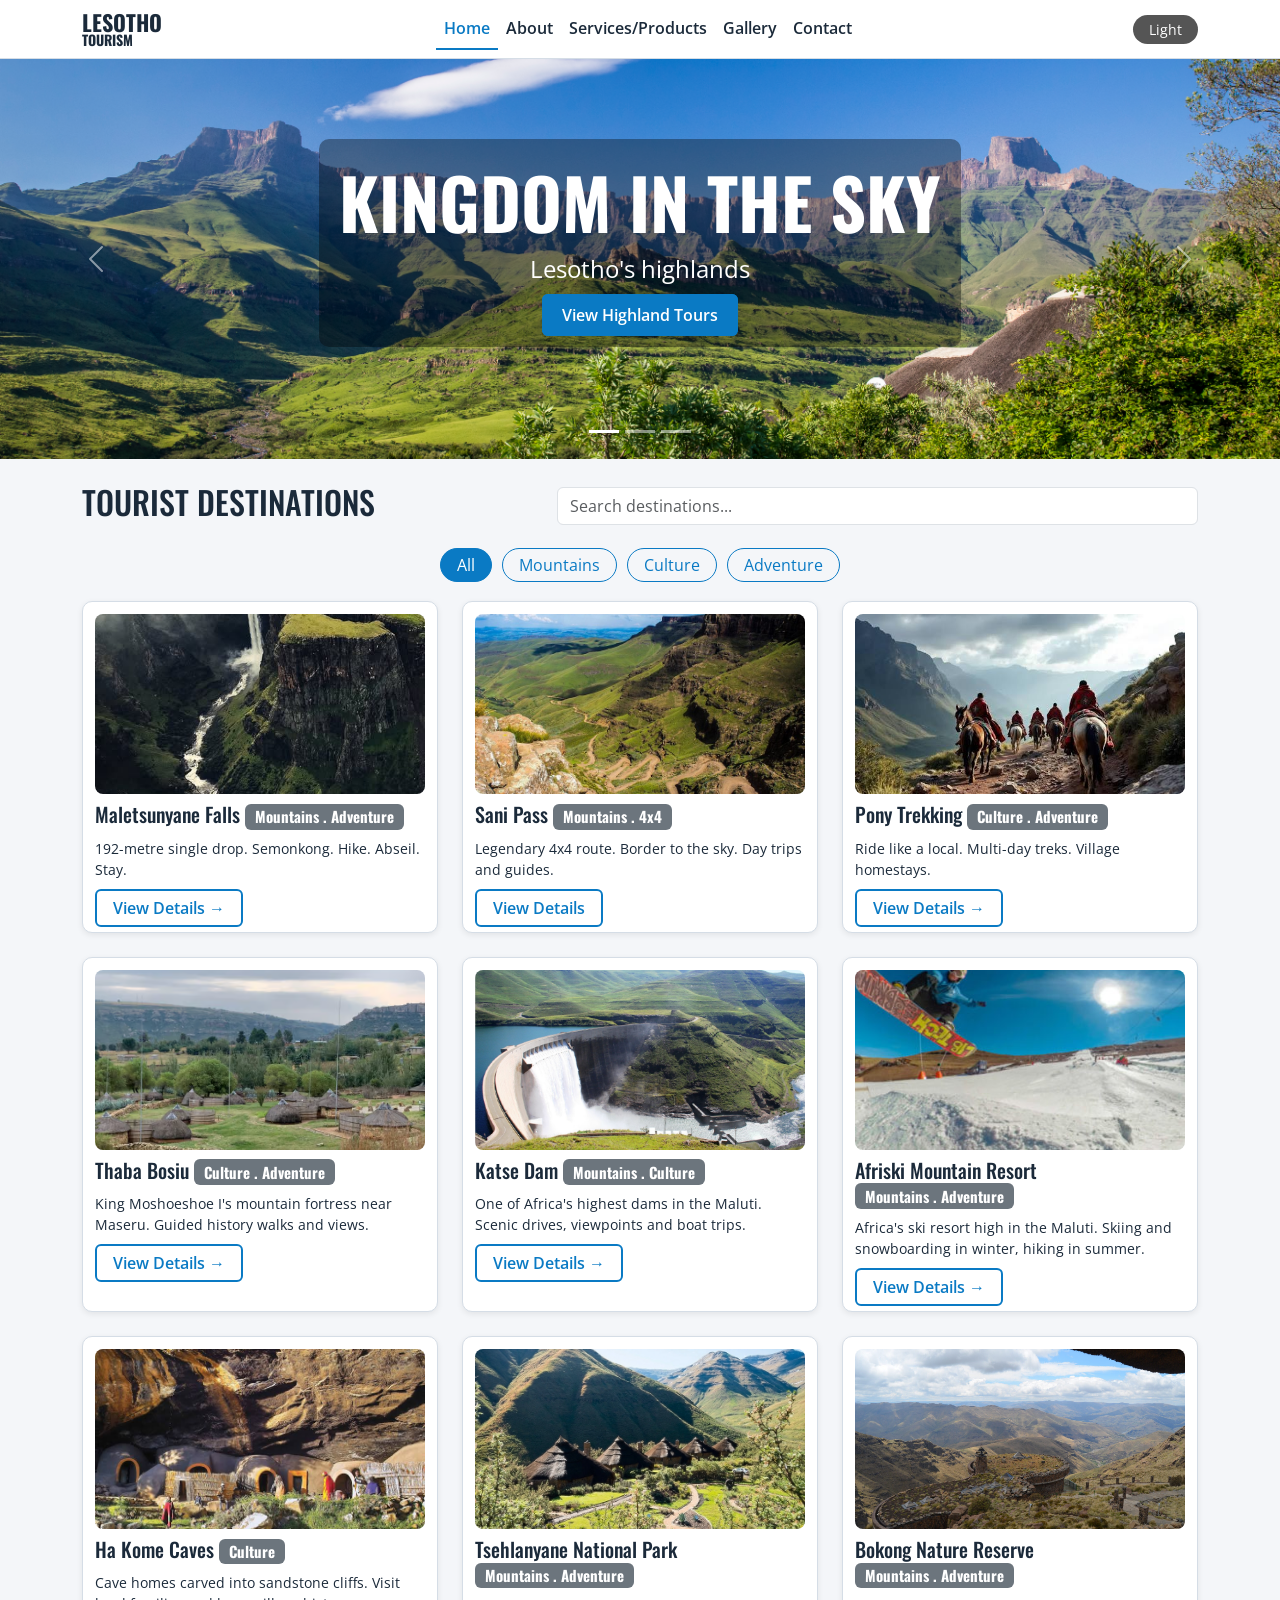
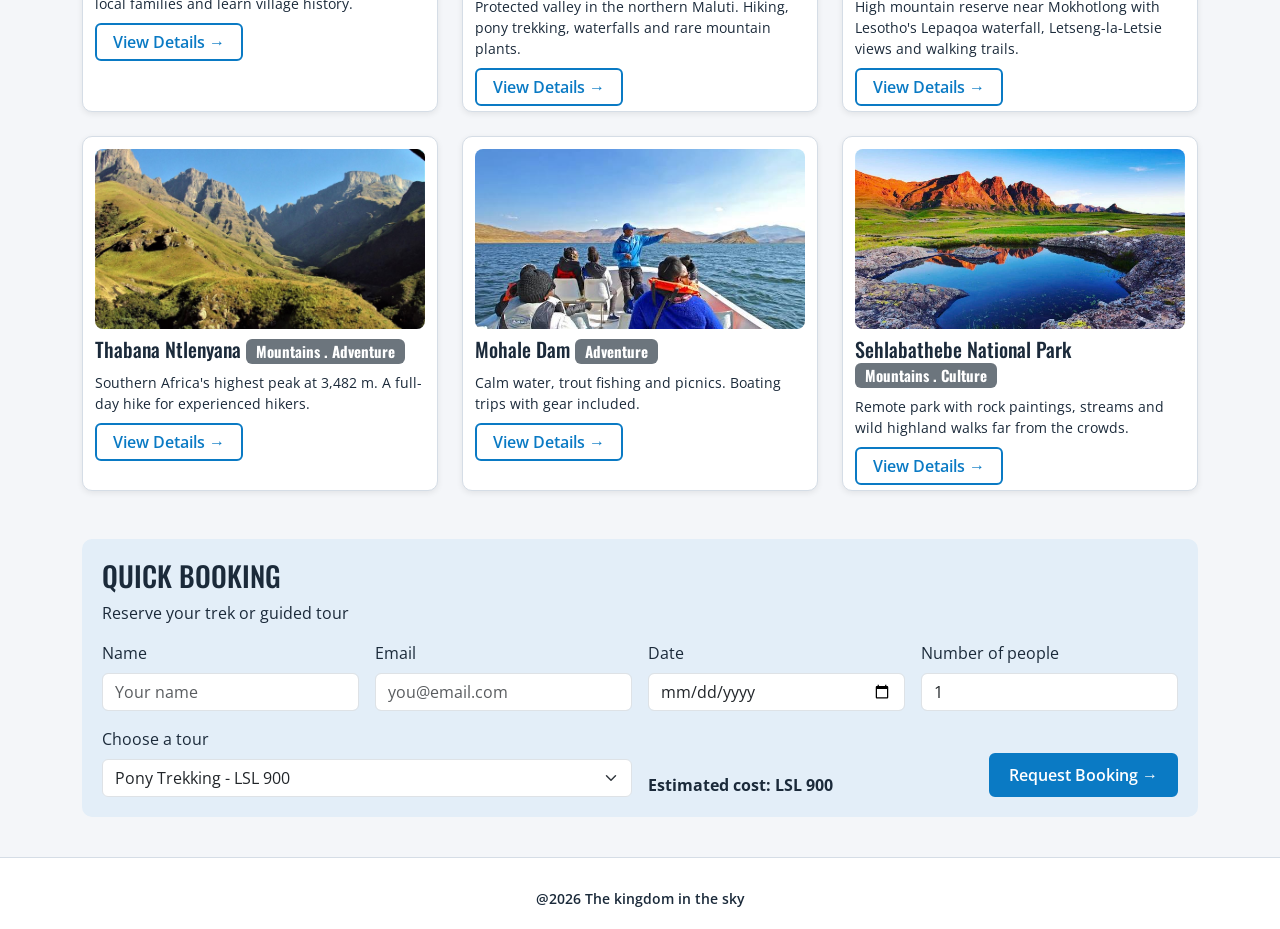
<file: index.html>
<!DOCTYPE html>
<html lang="en">
<head>
  <meta charset="UTF-8">
  <meta name="viewport" content="width=device-width, initial-scale=1">
  <title>Lesotho Tourism - Home</title>
  <link href="https://cdn.jsdelivr.net/npm/bootstrap@5.3.3/dist/css/bootstrap.min.css" rel="stylesheet">
  <link href="https://fonts.googleapis.com/css2?family=Oswald:wght@500;700&family=Open+Sans:wght@400;600&display=swap" rel="stylesheet">
  <link href="style.css" rel="stylesheet">
</head>
<body>


  <header>
    <nav class="navbar navbar-expand-lg my-navbar">
      <div class="container">
        <a class="logo" href="index.html">LESOTHO<small>TOURISM</small></a>
        <button class="navbar-toggler" type="button" data-bs-toggle="collapse" data-bs-target="#menu" aria-label="Open menu">
          <span class="navbar-toggler-icon"></span>
        </button>
        <div class="collapse navbar-collapse" id="menu">
          <ul class="navbar-nav mx-auto">
            <li class="nav-item"><a class="nav-link active" href="index.html">Home</a></li>
            <li class="nav-item"><a class="nav-link" href="about.html">About</a></li>
            <li class="nav-item"><a class="nav-link" href="services.html">Services/Products</a></li>
            <li class="nav-item"><a class="nav-link" href="gallery.html">Gallery</a></li>
            <li class="nav-item"><a class="nav-link" href="contact.html">Contact</a></li>
          </ul>
          <button id="themeButton" class="theme-button">Light Mode</button>
        </div>
      </div>
    </nav>
  </header>

  <main>

  
    <div id="heroSlider" class="carousel slide" data-bs-ride="carousel">
      <div class="carousel-indicators">
        <button type="button" data-bs-target="#heroSlider" data-bs-slide-to="0" class="active" aria-label="Slide 1"></button>
        <button type="button" data-bs-target="#heroSlider" data-bs-slide-to="1" aria-label="Slide 2"></button>
        <button type="button" data-bs-target="#heroSlider" data-bs-slide-to="2" aria-label="Slide 3"></button>
      </div>
      <div class="carousel-inner">
        <div class="carousel-item active">
          <img src="lesotho.jpg" class="d-block w-100 hero-picture" alt="Mountains of Lesotho">
        </div>
        <div class="carousel-item">
          <img src="snow.jpg" class="d-block w-100 hero-picture" alt="Snow in Lesotho">
        </div>
        <div class="carousel-item">
          <img src="sanipass.jpg" class="d-block w-100 hero-picture" alt="Sani Pass road">
        </div>
      </div>

     
      <div class="carousel-caption d-flex flex-column align-items-center" style="top: 15%; bottom: auto;">
        <div class="hero-text">
          <h1>Kingdom in the Sky</h1>
          <p class="fs-4">Lesotho's highlands</p>
          <a href="#destinations" class="blue-button text-decoration-none">View Highland Tours</a>
        </div>
      </div>

      <button class="carousel-control-prev" type="button" data-bs-target="#heroSlider" data-bs-slide="prev">
        <span class="carousel-control-prev-icon"></span>
        <span class="visually-hidden">Previous</span>
      </button>
      <button class="carousel-control-next" type="button" data-bs-target="#heroSlider" data-bs-slide="next">
        <span class="carousel-control-next-icon"></span>
        <span class="visually-hidden">Next</span>
      </button>
    </div>

   
    <section class="container mt-4" id="destinations">
      <div class="row align-items-center">
        <div class="col-12 col-md-5">
          <h2>Tourist Destinations</h2>
        </div>
        <div class="col-12 col-md-7">
          <input type="search" id="searchBox" class="form-control" placeholder="Search destinations..." aria-label="Search destinations">
        </div>
      </div>

      <div class="text-center my-3">
        <button class="filter-button active" data-filter="All">All</button>
        <button class="filter-button" data-filter="Mountains">Mountains</button>
        <button class="filter-button" data-filter="Culture">Culture</button>
        <button class="filter-button" data-filter="Adventure">Adventure</button>
      </div>

      <div class="row g-4">

        <div class="col-12 col-md-6 col-lg-4 item" data-category="Mountains Adventure">
          <article class="my-card">
            <img src="maletsunyanefalls.jpg" class="card-picture" alt="Maletsunyane Falls">
            <h3 class="h5 mt-2" style="text-transform:none;">Maletsunyane Falls
              <span class="badge bg-secondary">Mountains . Adventure</span>
            </h3>
            <p class="small">192-metre single drop. Semonkong. Hike. Abseil. Stay.</p>
            <a href="services.html" class="outline-button text-decoration-none">View Details &rarr;</a>
          </article>
        </div>

        <div class="col-12 col-md-6 col-lg-4 item" data-category="Mountains Adventure">
          <article class="my-card">
            <img src="sanipass.jpg" class="card-picture" alt="Sani Pass road">
            <h3 class="h5 mt-2" style="text-transform:none;">Sani Pass
              <span class="badge bg-secondary">Mountains . 4x4</span>
            </h3>
            <p class="small">Legendary 4x4 route. Border to the sky. Day trips and guides.</p>
            <a href="services.html" class="outline-button text-decoration-none">View Details</a>
          </article>
        </div>

        <div class="col-12 col-md-6 col-lg-4 item" data-category="Culture Adventure">
          <article class="my-card">
            <img src="ponytekking.jpg" class="card-picture" alt="Pony trekking riders">
            <h3 class="h5 mt-2" style="text-transform:none;">Pony Trekking
              <span class="badge bg-secondary">Culture . Adventure</span>
            </h3>
            <p class="small">Ride like a local. Multi-day treks. Village homestays.</p>
            <a href="services.html" class="outline-button text-decoration-none">View Details &rarr;</a>
          </article>
        </div>

        <div class="col-12 col-md-6 col-lg-4 item" data-category="Culture Adventure">
          <article class="my-card">
            <img src="thababosiu.avif" class="card-picture" alt="Thaba Bosiu plateau">
            <h3 class="h5 mt-2" style="text-transform:none;">Thaba Bosiu
              <span class="badge bg-secondary">Culture . Adventure</span>
            </h3>
            <p class="small">King Moshoeshoe I's mountain fortress near Maseru. Guided history walks and views.</p>
            <a href="services.html" class="outline-button text-decoration-none">View Details &rarr;</a>
          </article>
        </div>

        <div class="col-12 col-md-6 col-lg-4 item" data-category="Mountains Culture">
          <article class="my-card">
            <img src="katsedam.jpg" class="card-picture" alt="Katse Dam">
            <h3 class="h5 mt-2" style="text-transform:none;">Katse Dam
              <span class="badge bg-secondary">Mountains . Culture</span>
            </h3>
            <p class="small">One of Africa's highest dams in the Maluti. Scenic drives, viewpoints and boat trips.</p>
            <a href="services.html" class="outline-button text-decoration-none">View Details &rarr;</a>
          </article>
        </div>

        <div class="col-12 col-md-6 col-lg-4 item" data-category="Mountains Adventure">
          <article class="my-card">
            <img src="snowboarding.jpg" class="card-picture" alt="Skiing at Afriski">
            <h3 class="h5 mt-2" style="text-transform:none;">Afriski Mountain Resort
              <span class="badge bg-secondary">Mountains . Adventure</span>
            </h3>
            <p class="small">Africa's ski resort high in the Maluti. Skiing and snowboarding in winter, hiking in summer.</p>
            <a href="services.html" class="outline-button text-decoration-none">View Details &rarr;</a>
          </article>
        </div>

        <div class="col-12 col-md-6 col-lg-4 item" data-category="Culture">
          <article class="my-card">
            <img src="komecaves.jpg" class="card-picture" alt="Ha Kome Cave Dwellings">
            <h3 class="h5 mt-2" style="text-transform:none;">Ha Kome Caves
              <span class="badge bg-secondary">Culture</span>
            </h3>
            <p class="small">Cave homes carved into sandstone cliffs. Visit local families and learn village history.</p>
            <a href="services.html" class="outline-button text-decoration-none">View Details &rarr;</a>
          </article>
        </div>

                <div class="col-12 col-md-6 col-lg-4 item" data-category="Mountains Adventure">
          <article class="my-card">
            <img src="tsehlanyane.jpg" class="card-picture" alt="Tsehlanyane National Park">
            <h3 class="h5 mt-2" style="text-transform:none;">Tsehlanyane National Park
              <span class="badge bg-secondary">Mountains . Adventure</span>
            </h3>
            <p class="small">Protected valley in the northern Maluti. Hiking, pony trekking, waterfalls and rare mountain plants.</p>
            <a href="services.html" class="outline-button text-decoration-none">View Details &rarr;</a>
          </article>
        </div>

        <div class="col-12 col-md-6 col-lg-4 item" data-category="Mountains Adventure">
          <article class="my-card">
            <img src="bokong.jpg" class="card-picture" alt="Bokong Nature Reserve">
            <h3 class="h5 mt-2" style="text-transform:none;">Bokong Nature Reserve
              <span class="badge bg-secondary">Mountains . Adventure</span>
            </h3>
            <p class="small">High mountain reserve near Mokhotlong with Lesotho's Lepaqoa waterfall, Letseng-la-Letsie views and walking trails.</p>
            <a href="services.html" class="outline-button text-decoration-none">View Details &rarr;</a>
          </article>
        </div>

        <div class="col-12 col-md-6 col-lg-4 item" data-category="Mountains Adventure">
          <article class="my-card">
            <img src="thabanantlenyana.jpg" class="card-picture" alt="Hiker on Thabana Ntlenyana">
            <h3 class="h5 mt-2" style="text-transform:none;">Thabana Ntlenyana
              <span class="badge bg-secondary">Mountains . Adventure</span>
            </h3>
            <p class="small">Southern Africa's highest peak at 3,482 m. A full-day hike for experienced hikers.</p>
            <a href="services.html" class="outline-button text-decoration-none">View Details &rarr;</a>
          </article>
        </div>

        <div class="col-12 col-md-6 col-lg-4 item" data-category="Adventure">
          <article class="my-card">
            <img src="boating.jpg" class="card-picture" alt="Boating on Mohale Dam">
            <h3 class="h5 mt-2" style="text-transform:none;">Mohale Dam
              <span class="badge bg-secondary">Adventure</span>
            </h3>
            <p class="small">Calm water, trout fishing and picnics. Boating trips with gear included.</p>
            <a href="services.html" class="outline-button text-decoration-none">View Details &rarr;</a>
          </article>
        </div>

        <div class="col-12 col-md-6 col-lg-4 item" data-category="Mountains Culture">
          <article class="my-card">
            <img src="sehlabathebe.jpg" class="card-picture" alt="Sehlabathebe National Park">
            <h3 class="h5 mt-2" style="text-transform:none;">Sehlabathebe National Park
              <span class="badge bg-secondary">Mountains . Culture</span>
            </h3>
            <p class="small">Remote park with rock paintings, streams and wild highland walks far from the crowds.</p>
            <a href="services.html" class="outline-button text-decoration-none">View Details &rarr;</a>
          </article>
        </div>

      </div>
    </section>

    <section class="container mt-5">
      <div class="booking-box">
        <h2 class="h3">Quick Booking</h2>
        <p>Reserve your trek or guided tour</p>

        <form id="bookingForm" novalidate>
          <div class="row g-3">
            <div class="col-12 col-md-6 col-lg-3">
              <label for="bookName" class="form-label">Name</label>
              <input type="text" id="bookName" class="form-control" placeholder="Your name" required>
              <div class="invalid-feedback error-message"></div>
            </div>
            <div class="col-12 col-md-6 col-lg-3">
              <label for="bookEmail" class="form-label">Email</label>
              <input type="email" id="bookEmail" class="form-control" placeholder="you@email.com" required>
              <div class="invalid-feedback error-message"></div>
            </div>
            <div class="col-12 col-md-6 col-lg-3">
              <label for="bookDate" class="form-label">Date</label>
              <input type="date" id="bookDate" class="form-control" required>
              <div class="invalid-feedback error-message"></div>
            </div>
            <div class="col-12 col-md-6 col-lg-3">
              <label for="bookPeople" class="form-label">Number of people</label>
              <input type="number" id="bookPeople" class="form-control" value="1" min="1" max="20">
            </div>
            <div class="col-12 col-md-6">
              <label for="bookTour" class="form-label">Choose a tour</label>
              <select id="bookTour" class="form-select">
                <option value="900">Pony Trekking - LSL 900</option>
                <option value="1200">Sani Pass 4x4 - LSL 1200</option>
                <option value="650">Maletsunyane Falls Hiking - LSL 650</option>
                <option value="750">Cultural Homestay - LSL 750</option>
              </select>
            </div>
            <div class="col-12 col-md-6 d-flex align-items-end justify-content-between">
              <strong id="bookCost">Estimated cost: LSL 0</strong>
              <button type="submit" class="blue-button">Request Booking &rarr;</button>
            </div>
          </div>
        </form>

        <div id="bookSuccess" class="alert alert-success mt-3 d-none">
          Thank you! Your booking request was sent.
        </div>
      </div>
    </section>

  </main>


  <footer class="footer">
    <div class="footer-bottom">@2026 The kingdom in the sky</div>
  </footer>

  <script src="https://cdn.jsdelivr.net/npm/bootstrap@5.3.3/dist/js/bootstrap.bundle.min.js"></script>
  <script src="script.js"></script>
</body>
</html>
</file>
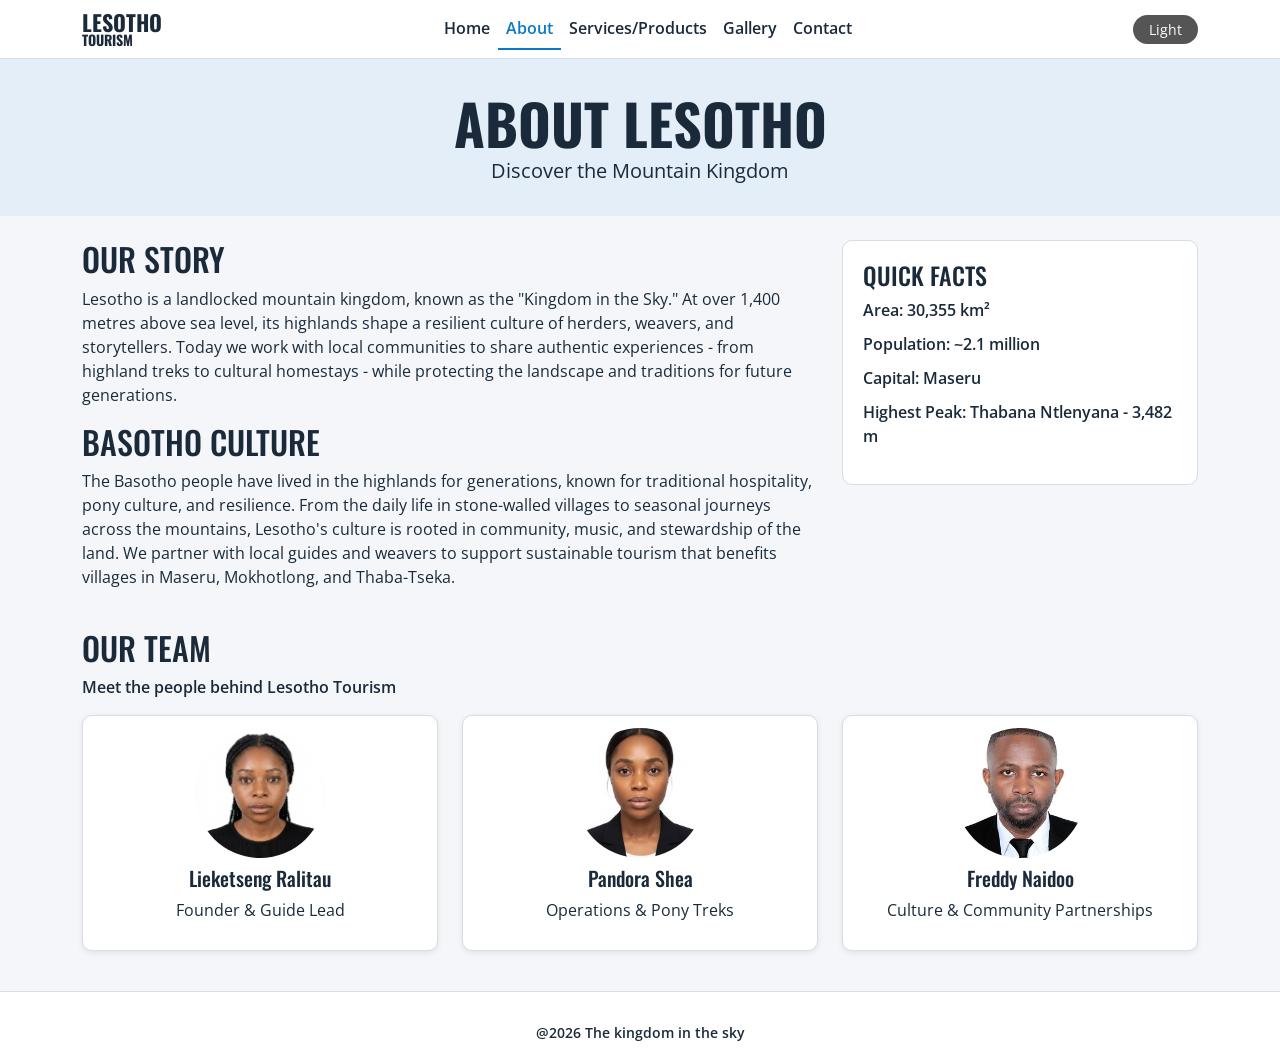
<file: about.html>
<!DOCTYPE html>
<html lang="en">
<head>
  <meta charset="UTF-8">
  <meta name="viewport" content="width=device-width, initial-scale=1">
  <title>Lesotho Tourism - About</title>
  <link href="https://cdn.jsdelivr.net/npm/bootstrap@5.3.3/dist/css/bootstrap.min.css" rel="stylesheet">
  <link href="https://fonts.googleapis.com/css2?family=Oswald:wght@500;700&family=Open+Sans:wght@400;600&display=swap" rel="stylesheet">
  <link href="style.css" rel="stylesheet">
</head>
<body>

  <header>
    <nav class="navbar navbar-expand-lg my-navbar">
      <div class="container">
        <a class="logo" href="index.html">LESOTHO<small>TOURISM</small></a>
        <button class="navbar-toggler" type="button" data-bs-toggle="collapse" data-bs-target="#menu" aria-label="Open menu">
          <span class="navbar-toggler-icon"></span>
        </button>
        <div class="collapse navbar-collapse" id="menu">
          <ul class="navbar-nav mx-auto">
            <li class="nav-item"><a class="nav-link" href="index.html">Home</a></li>
            <li class="nav-item"><a class="nav-link active" href="about.html">About</a></li>
            <li class="nav-item"><a class="nav-link" href="services.html">Services/Products</a></li>
            <li class="nav-item"><a class="nav-link" href="gallery.html">Gallery</a></li>
            <li class="nav-item"><a class="nav-link" href="contact.html">Contact</a></li>
          </ul>
          <button id="themeButton" class="theme-button">Light</button>
        </div>
      </div>
    </nav>
    <div class="page-banner">
      <h1>About Lesotho</h1>
      <p>Discover the Mountain Kingdom</p>
    </div>
  </header>

  <main class="container mt-4">
    <div class="row g-4">

      <div class="col-12 col-lg-8">
        <section>
          <h2>Our Story</h2>
          <p>Lesotho is a landlocked mountain kingdom, known as the "Kingdom in the Sky." At over 1,400 metres above sea level, its highlands shape a resilient culture of herders, weavers, and storytellers. Today we work with local communities to share authentic experiences - from highland treks to cultural homestays - while protecting the landscape and traditions for future generations.</p>
        </section>

        <article>
          <h2>Basotho Culture</h2>
          <p>The Basotho people have lived in the highlands for generations, known for traditional hospitality, pony culture, and resilience. From the daily life in stone-walled villages to seasonal journeys across the mountains, Lesotho's culture is rooted in community, music, and stewardship of the land. We partner with local guides and weavers to support sustainable tourism that benefits villages in Maseru, Mokhotlong, and Thaba-Tseka.</p>
        </article>
      </div>


      <aside class="col-12 col-lg-4">
        <div class="info-box">
          <h2 class="h4">Quick Facts</h2>
          <ul class="list-unstyled">
            <li class="info-line">Area: 30,355 km&sup2;</li>
            <li class="info-line">Population: ~2.1 million</li>
            <li class="info-line">Capital: Maseru</li>
            <li class="info-line">Highest Peak: Thabana Ntlenyana - 3,482 m</li>
          </ul>
        </div>
      </aside>

    </div>

    <section class="mt-4">
      <h2>Our Team</h2>
      <p class="fw-semibold">Meet the people behind Lesotho Tourism</p>

      <div class="row g-4">
        <div class="col-12 col-md-4">
          <div class="my-card text-center">
            <img src="lerato.jpg" class="team-photo" alt="Lieketseng">
            <h3 class="h5 mt-2" style="text-transform:none;">Lieketseng Ralitau</h3>
            <p>Founder &amp; Guide Lead</p>
          </div>
        </div>
        <div class="col-12 col-md-4">
          <div class="my-card text-center">
            <img src="lethabo.jpg" class="team-photo" alt="Lethabo">
            <h3 class="h5 mt-2" style="text-transform:none;">Pandora Shea</h3>
            <p>Operations &amp; Pony Treks</p>
          </div>
        </div>
        <div class="col-12 col-md-4">
          <div class="my-card text-center">
            <img src="joseph.jpg" class="team-photo" alt="Josheph">
            <h3 class="h5 mt-2" style="text-transform:none;">Freddy Naidoo</h3>
            <p>Culture &amp; Community Partnerships</p>
          </div>
        </div>
      </div>
    </section>
  </main>

  <footer class="footer">
    <div class="footer-bottom">@2026 The kingdom in the sky</div>
  </footer>

  <script src="https://cdn.jsdelivr.net/npm/bootstrap@5.3.3/dist/js/bootstrap.bundle.min.js"></script>
  <script src="script.js"></script>
</body>
</html>
</file>
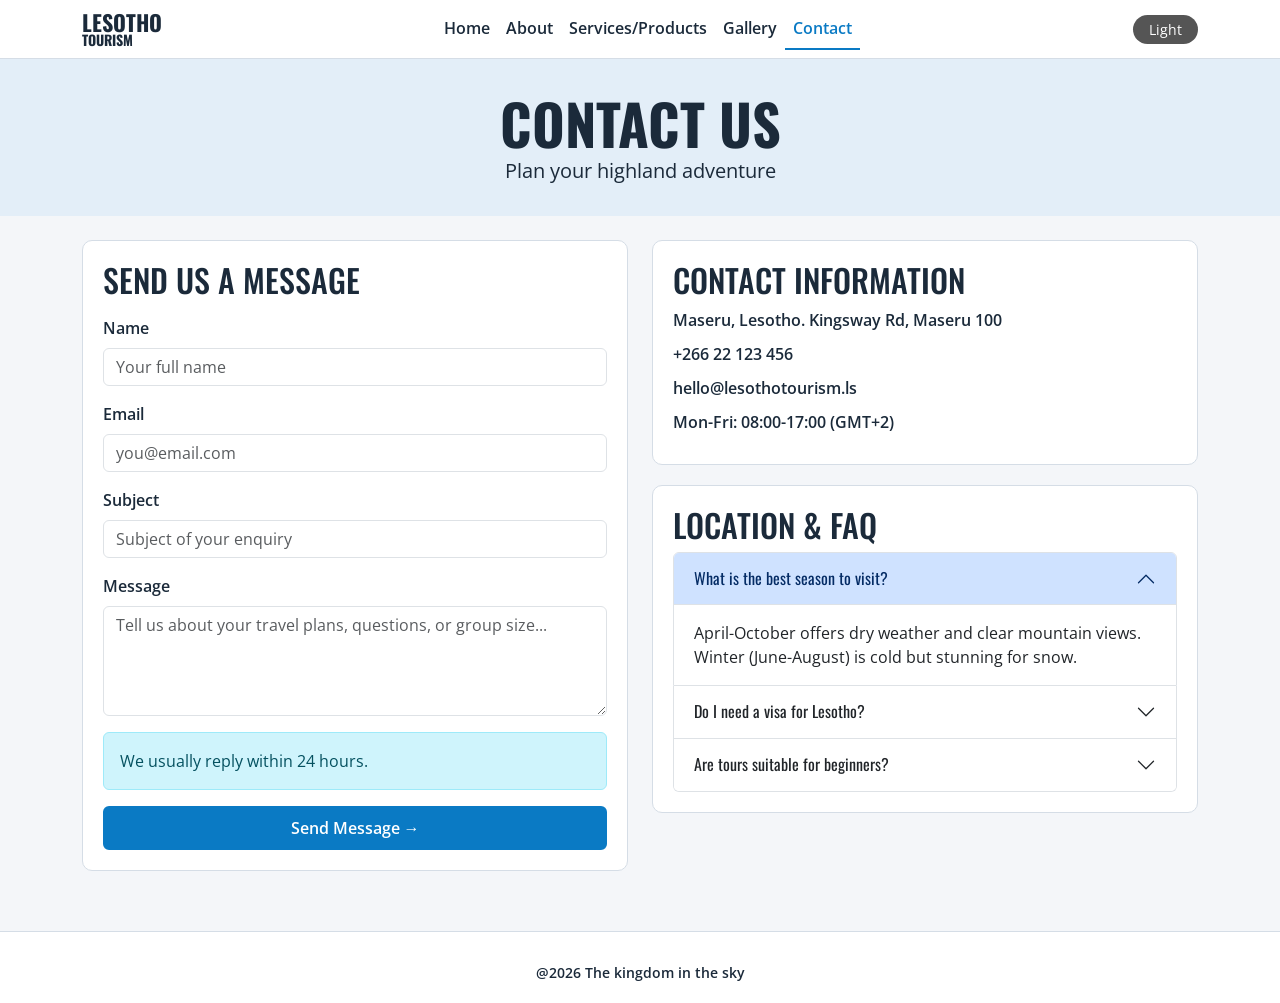
<file: contact.html>
<!DOCTYPE html>
<html lang="en">
<head>
  <meta charset="UTF-8">
  <meta name="viewport" content="width=device-width, initial-scale=1">
  <title>Lesotho Tourism - Contact</title>
  <link href="https://cdn.jsdelivr.net/npm/bootstrap@5.3.3/dist/css/bootstrap.min.css" rel="stylesheet">
  <link href="https://fonts.googleapis.com/css2?family=Oswald:wght@500;700&family=Open+Sans:wght@400;600&display=swap" rel="stylesheet">
  <link href="style.css" rel="stylesheet">
</head>
<body>

  <header>
    <nav class="navbar navbar-expand-lg my-navbar">
      <div class="container">
        <a class="logo" href="index.html">LESOTHO<small>TOURISM</small></a>
        <button class="navbar-toggler" type="button" data-bs-toggle="collapse" data-bs-target="#menu" aria-label="Open menu">
          <span class="navbar-toggler-icon"></span>
        </button>
        <div class="collapse navbar-collapse" id="menu">
          <ul class="navbar-nav mx-auto">
            <li class="nav-item"><a class="nav-link" href="index.html">Home</a></li>
            <li class="nav-item"><a class="nav-link" href="about.html">About</a></li>
            <li class="nav-item"><a class="nav-link" href="services.html">Services/Products</a></li>
            <li class="nav-item"><a class="nav-link" href="gallery.html">Gallery</a></li>
            <li class="nav-item"><a class="nav-link active" href="contact.html">Contact</a></li>
          </ul>
          <button id="themeButton" class="theme-button">Light Mode</button>
        </div>
      </div>
    </nav>
    <div class="page-banner">
      <h1>Contact Us</h1>
      <p>Plan your highland adventure</p>
    </div>
  </header>

  <main class="container mt-4">
    <div class="row g-4">


      <section class="col-12 col-lg-6">
        <div class="info-box">
          <h2>Send Us a Message</h2>
          <p id="welcomeBack" class="text-primary fw-semibold"></p>

          <form id="contactForm" novalidate>
            <div class="mb-3">
              <label for="contactName" class="form-label fw-semibold">Name</label>
              <input type="text" id="contactName" class="form-control" placeholder="Your full name" required>
              <div class="invalid-feedback error-message"></div>
            </div>

            <div class="mb-3">
              <label for="contactEmail" class="form-label fw-semibold">Email</label>
              <input type="email" id="contactEmail" class="form-control" placeholder="you@email.com" required>
              <div class="invalid-feedback error-message"></div>
            </div>

            <div class="mb-3">
              <label for="contactSubject" class="form-label fw-semibold">Subject</label>
              <input type="text" id="contactSubject" class="form-control" placeholder="Subject of your enquiry" required>
              <div class="invalid-feedback error-message"></div>
            </div>

            <div class="mb-3">
              <label for="contactMessage" class="form-label fw-semibold">Message</label>
              <textarea id="contactMessage" class="form-control" rows="4" placeholder="Tell us about your travel plans, questions, or group size..." required></textarea>
              <div class="invalid-feedback error-message"></div>
            </div>

            <div class="alert alert-info">We usually reply within 24 hours.</div>

            <div id="contactSuccess" class="alert alert-success d-none">
              Thank you! Your message was sent.
            </div>

            <button type="submit" class="blue-button w-100">Send Message &rarr;</button>
          </form>
        </div>
      </section>

      <div class="col-12 col-lg-6">

        <article class="info-box">
          <h2>Contact Information</h2>
          <p class="info-line">Maseru, Lesotho. Kingsway Rd, Maseru 100</p>
          <p class="info-line">+266 22 123 456</p>
          <p class="info-line">hello@lesothotourism.ls</p>
          <p class="info-line">Mon-Fri: 08:00-17:00 (GMT+2)</p>
        </article>

        <aside class="info-box">
          <h2>Location & FAQ</h2>


          <div class="accordion" id="faqList">

            <div class="accordion-item">
              <h3 class="accordion-header">
                <button class="accordion-button" type="button" data-bs-toggle="collapse" data-bs-target="#faq1">
                  What is the best season to visit?
                </button>
              </h3>
              <div id="faq1" class="accordion-collapse collapse show" data-bs-parent="#faqList">
                <div class="accordion-body">
                  April-October offers dry weather and clear mountain views. Winter (June-August) is cold but stunning for snow.
                </div>
              </div>
            </div>

            <div class="accordion-item">
              <h3 class="accordion-header">
                <button class="accordion-button collapsed" type="button" data-bs-toggle="collapse" data-bs-target="#faq2">
                  Do I need a visa for Lesotho?
                </button>
              </h3>
              <div id="faq2" class="accordion-collapse collapse" data-bs-parent="#faqList">
                <div class="accordion-body">
                  Many visitors do not need a visa for short stays, but rules change. Please check with your nearest embassy before you travel.
                </div>
              </div>
            </div>

            <div class="accordion-item">
              <h3 class="accordion-header">
                <button class="accordion-button collapsed" type="button" data-bs-toggle="collapse" data-bs-target="#faq3">
                  Are tours suitable for beginners?
                </button>
              </h3>
              <div id="faq3" class="accordion-collapse collapse" data-bs-parent="#faqList">
                <div class="accordion-body">
                  Yes! We have easy half-day hikes and gentle pony rides. Our guides help you choose the right tour for your level.
                </div>
              </div>
            </div>

          </div>
        </aside>

      </div>
    </div>
  </main>

  <footer class="footer">
    <div class="footer-bottom">@2026 The kingdom in the sky</div>
  </footer>

  <script src="https://cdn.jsdelivr.net/npm/bootstrap@5.3.3/dist/js/bootstrap.bundle.min.js"></script>
  <script src="script.js"></script>
</body>
</html>
</file>
<file: style.css>
:root {
  --blue: #0a7ac4;
  --light-blue: #e3eef8;
  --text: #1b2a3a;
  --page: #f4f6f9;
  --card: #ffffff;
  --border: #d5dde6;
}

[data-bs-theme="dark"] {
  --blue: #3a9be0;
  --light-blue: #1d2e40;
  --text: #e8eef5;
  --page: #0f161e;
  --card: #1a2430;
  --border: #33414f;
}

body {
  font-family: "Open Sans", sans-serif;
  background-color: var(--page);
  color: var(--text);
  transition: background-color 0.3s, color 0.3s;
}

h1, h2, h3 {
  font-family: "Oswald", sans-serif;
  text-transform: uppercase;
}

a {
  color: var(--blue);
}


.my-navbar {
  background-color: var(--card);
  border-bottom: 1px solid var(--border);
}

.logo {
  font-family: "Oswald", sans-serif;
  font-weight: 700;
  font-size: 22px;
  line-height: 1;
  color: var(--text);
  text-decoration: none;
}

.logo small {
  display: block;
  font-size: 14px;
}

.my-navbar .nav-link {
  color: var(--text);
  font-weight: 600;
  border-bottom: 2px solid transparent;
}

.my-navbar .nav-link:hover,
.my-navbar .nav-link.active {
  color: var(--blue);
  border-bottom: 2px solid var(--blue);
}

.theme-button {
  background-color: #555;
  color: white;
  border: none;
  border-radius: 20px;
  padding: 4px 16px;
  font-size: 14px;
}


.page-banner {
  background-color: var(--light-blue);
  text-align: center;
  padding: 30px 10px;
}

.page-banner h1 {
  font-size: 56px;
  font-weight: 700;
  margin: 0;
}

.page-banner p {
  font-size: 20px;
  margin: 0;
}


.hero-picture {
  height: 400px;
  object-fit: cover;
  background-color: #4a5a6a;
}

.hero-text {
  background-color: rgba(0, 0, 0, 0.35);
  padding: 20px;
  border-radius: 10px;
}

.hero-text h1 {
  font-size: 70px;
  font-weight: 700;
  color: white;
}


.blue-button {
  background-color: var(--blue);
  color: white;
  border: 2px solid var(--blue);
  border-radius: 6px;
  padding: 8px 18px;
  font-weight: 600;
  transition: all 0.3s;
}

.blue-button:hover {
  background-color: transparent;
  color: var(--blue);
}

.outline-button {
  background-color: transparent;
  color: var(--blue);
  border: 2px solid var(--blue);
  border-radius: 6px;
  padding: 6px 16px;
  font-weight: 600;
  transition: all 0.3s;
}

.outline-button:hover {
  background-color: var(--blue);
  color: white;
}


.filter-button {
  background-color: transparent;
  color: var(--blue);
  border: 1px solid var(--blue);
  border-radius: 20px;
  padding: 4px 16px;
  margin: 3px;
  transition: all 0.3s;
}

.filter-button:hover,
.filter-button.active {
  background-color: var(--blue);
  color: white;
}


.my-card {
  background-color: var(--card);
  border: 1px solid var(--border);
  border-radius: 10px;
  padding: 12px;
  height: 100%;
  box-shadow: 0 2px 6px rgba(0, 0, 0, 0.08);
  transition: transform 0.3s, box-shadow 0.3s;
}

.my-card:hover {
  transform: translateY(-5px);
  box-shadow: 0 8px 18px rgba(0, 0, 0, 0.15);
}

.card-picture {
  width: 100%;
  height: 180px;
  object-fit: cover;
  border-radius: 8px;
  background-color: #cfd8e3;
}

.price-tag {
  position: absolute;
  top: 8px;
  right: 8px;
  background-color: var(--blue);
  color: white;
  font-size: 12px;
  padding: 3px 8px;
  border-radius: 6px;
}

.picture-box {
  position: relative;
}


.gallery-picture {
  cursor: pointer;
}


.info-box {
  background-color: var(--card);
  border: 1px solid var(--border);
  border-radius: 10px;
  padding: 20px;
  margin-bottom: 20px;
}

.info-line {
  font-weight: 600;
  margin-bottom: 10px;
}


.booking-box {
  background-color: var(--light-blue);
  border-radius: 10px;
  padding: 20px;
}

/* ---- Team ---- */
.team-photo {
  width: 130px;
  height: 130px;
  object-fit: cover;
  border-radius: 50%;
  background-color: #cfd8e3;
}


.footer {
  background-color: var(--card);
  border-top: 1px solid var(--border);
  padding: 20px 0 10px 0;
  margin-top: 40px;
  font-size: 14px;
}

.footer-bottom {
  text-align: center;
  font-weight: 600;
  padding: 10px 0;
}


.form-control:focus,
.form-select:focus {
  border-color: var(--blue);
  box-shadow: 0 0 5px var(--blue);
}


@media (max-width: 768px) {
  .page-banner h1 { font-size: 36px; }
  .hero-text h1 { font-size: 36px; }
  .hero-picture { height: 300px; }
}
</file>
